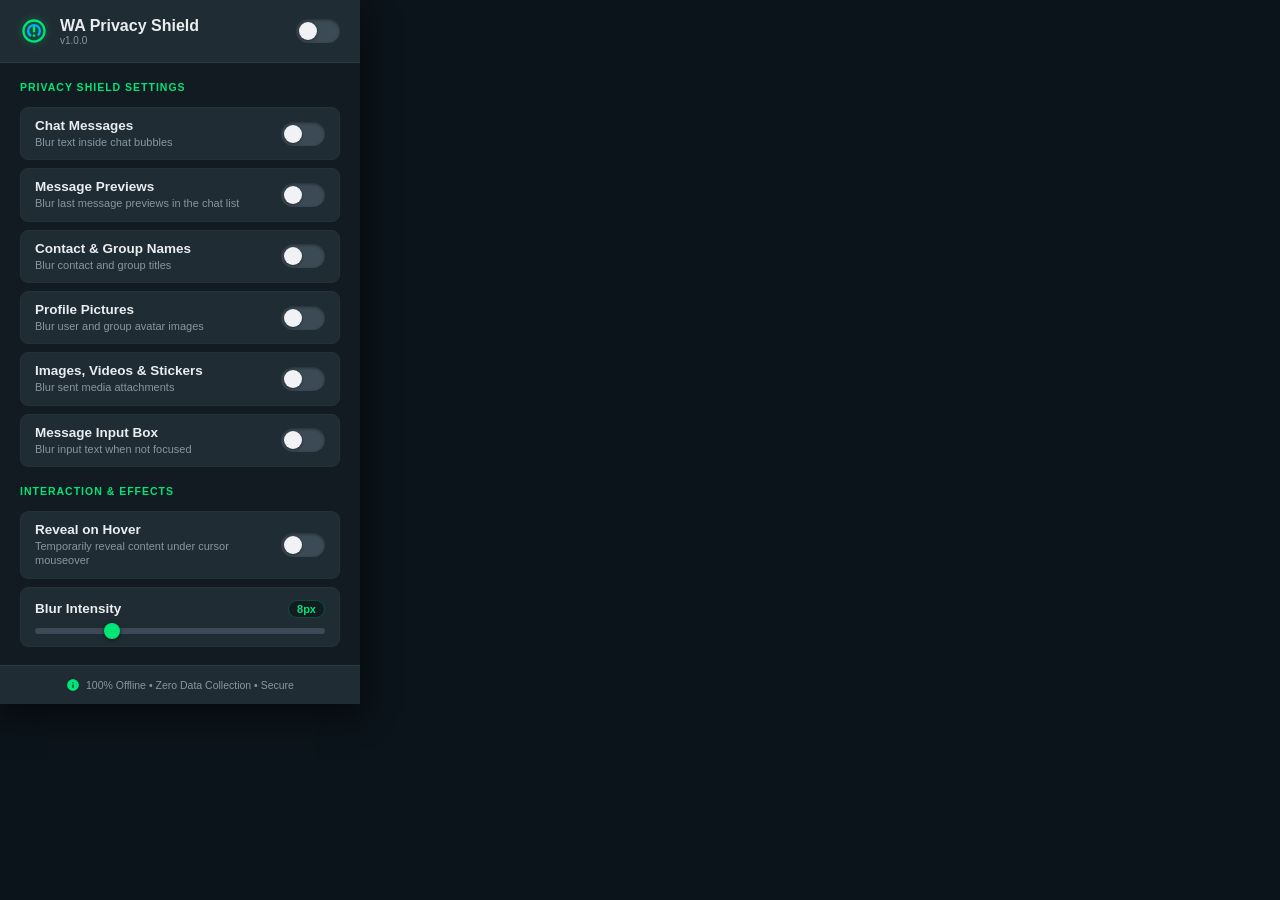
<file: popup.html>
<!DOCTYPE html>
<html lang="en">
<head>
  <meta charset="UTF-8">
  <meta name="viewport" content="width=device-width, initial-scale=1.0">
  <title>WA Privacy Shield</title>
  <link rel="stylesheet" href="popup.css">
</head>
<body>
  <div class="card">
    <!-- Header -->
    <header class="header">
      <div class="brand">
        <svg class="logo-svg" viewBox="0 0 24 24" width="28" height="28">
          <path d="M12 2C6.48 2 2 6.48 2 12c0 5.52 4.48 10 10 10s10-4.48 10-10c0-5.52-4.48-10-10-10zm0 18c-4.41 0-8-3.59-8-8s3.59-8 8-8 8 3.59 8 8-3.59 8-8 8zm-1-13h2v6h-2zm0 8h2v2h-2z" fill="#00e676"/>
          <path d="M12 6a6 6 0 0 0-6 6c0 2.22 1.21 4.15 3 5.19l1-1.74A3.99 3.99 0 0 1 8 12c0-2.21 1.79-4 4-4s4 1.79 4 4c0 1.25-.57 2.37-1.46 3.12l1.37 1.46A5.992 5.992 0 0 0 18 12a6 6 0 0 0-6-6z" fill="#00b0ff"/>
        </svg>
        <div class="brand-text">
          <h1>WA Privacy Shield</h1>
          <span class="version">v1.0.0</span>
        </div>
      </div>
      
      <!-- Master Switch -->
      <label class="switch master-switch" title="Toggle Privacy Shield On/Off">
        <input type="checkbox" id="isActive">
        <span class="slider round"></span>
      </label>
    </header>

    <!-- Main Content -->
    <main class="content">
      <!-- Group: Blur Settings -->
      <section class="section">
        <h2 class="section-title">Privacy Shield Settings</h2>
        
        <div class="settings-grid">
          <!-- Toggle: Messages -->
          <div class="setting-row">
            <div class="setting-info">
              <span class="setting-label">Chat Messages</span>
              <span class="setting-desc">Blur text inside chat bubbles</span>
            </div>
            <label class="switch">
              <input type="checkbox" id="blurMessages">
              <span class="slider round"></span>
            </label>
          </div>

          <!-- Toggle: Last Preview -->
          <div class="setting-row">
            <div class="setting-info">
              <span class="setting-label">Message Previews</span>
              <span class="setting-desc">Blur last message previews in the chat list</span>
            </div>
            <label class="switch">
              <input type="checkbox" id="blurPreviews">
              <span class="slider round"></span>
            </label>
          </div>

          <!-- Toggle: Names -->
          <div class="setting-row">
            <div class="setting-info">
              <span class="setting-label">Contact &amp; Group Names</span>
              <span class="setting-desc">Blur contact and group titles</span>
            </div>
            <label class="switch">
              <input type="checkbox" id="blurNames">
              <span class="slider round"></span>
            </label>
          </div>

          <!-- Toggle: Profile Pictures -->
          <div class="setting-row">
            <div class="setting-info">
              <span class="setting-label">Profile Pictures</span>
              <span class="setting-desc">Blur user and group avatar images</span>
            </div>
            <label class="switch">
              <input type="checkbox" id="blurAvatars">
              <span class="slider round"></span>
            </label>
          </div>

          <!-- Toggle: Media -->
          <div class="setting-row">
            <div class="setting-info">
              <span class="setting-label">Images, Videos &amp; Stickers</span>
              <span class="setting-desc">Blur sent media attachments</span>
            </div>
            <label class="switch">
              <input type="checkbox" id="blurMedia">
              <span class="slider round"></span>
            </label>
          </div>

          <!-- Toggle: Message Input -->
          <div class="setting-row">
            <div class="setting-info">
              <span class="setting-label">Message Input Box</span>
              <span class="setting-desc">Blur input text when not focused</span>
            </div>
            <label class="switch">
              <input type="checkbox" id="blurInput">
              <span class="slider round"></span>
            </label>
          </div>
        </div>
      </section>

      <!-- Group: Interactive Settings -->
      <section class="section">
        <h2 class="section-title">Interaction &amp; Effects</h2>
        
        <div class="settings-grid">
          <!-- Toggle: Hover Reveal -->
          <div class="setting-row">
            <div class="setting-info">
              <span class="setting-label">Reveal on Hover</span>
              <span class="setting-desc">Temporarily reveal content under cursor mouseover</span>
            </div>
            <label class="switch">
              <input type="checkbox" id="revealHover">
              <span class="slider round"></span>
            </label>
          </div>

          <!-- Slider: Blur Intensity -->
          <div class="range-container">
            <div class="range-header">
              <span class="setting-label">Blur Intensity</span>
              <span id="radius-value" class="badge">8px</span>
            </div>
            <input type="range" id="blurRadius" min="4" max="20" step="1" value="8" class="custom-range">
          </div>
        </div>
      </section>
    </main>

    <!-- Footer -->
    <footer class="footer">
      <div class="security-note">
        <svg class="secure-icon" viewBox="0 0 24 24" width="14" height="14">
          <path d="M12 2C6.48 2 2 6.48 2 12s4.48 10 10 10 10-4.48 10-10S17.52 2 12 2zm1 15h-2v-6h2v6zm0-8h-2V7h2v2z" fill="#00e676"/>
        </svg>
        <span>100% Offline • Zero Data Collection • Secure</span>
      </div>
    </footer>
  </div>
  <script src="popup.js"></script>
</body>
</html>
</file>
<file: popup.css>
/* ==========================================================================
   WA Privacy Shield - Popup Stylesheet
   Premium dark theme matching WhatsApp Web's design language.
   No external frameworks. Uses native CSS, HSL colors, and custom switches.
   ========================================================================== */

/* Reset & Layout */
* {
  box-sizing: border-box;
  margin: 0;
  padding: 0;
}

body {
  font-family: -apple-system, BlinkMacSystemFont, "Segoe UI", Roboto, Helvetica, Arial, sans-serif;
  background-color: #0b141a; /* WA Web deep dark grey */
  color: #e9edef;
  width: 360px;
  font-size: 14px;
  overflow-x: hidden;
  user-select: none;
}

.card {
  background: #121b22; /* WA Web panel dark background */
  box-shadow: 0 10px 30px rgba(0, 0, 0, 0.6);
  border-radius: 0; /* Traditional extension popup borders */
  overflow: hidden;
  display: flex;
  flex-direction: column;
}

/* Header Section */
.header {
  display: flex;
  align-items: center;
  justify-content: space-between;
  padding: 16px 20px;
  background-color: #202c33; /* WA Web header dark grey */
  border-bottom: 1px solid #2f3b43;
}

.brand {
  display: flex;
  align-items: center;
  gap: 12px;
}

.logo-svg {
  filter: drop-shadow(0 0 4px rgba(0, 230, 118, 0.4));
}

.brand-text h1 {
  font-size: 16px;
  font-weight: 600;
  color: #e9edef;
  line-height: 1.2;
}

.brand-text .version {
  font-size: 10px;
  color: #8696a0;
  display: block;
}

/* Content Area */
.content {
  padding: 18px 20px;
  display: flex;
  flex-direction: column;
  gap: 18px;
  transition: opacity 0.25s ease;
}

.section {
  display: flex;
  flex-direction: column;
  gap: 10px;
}

.section-title {
  font-size: 10.5px;
  text-transform: uppercase;
  letter-spacing: 1px;
  color: #00e676; /* Emerald highlight */
  font-weight: 700;
  margin-bottom: 4px;
}

.settings-grid {
  display: flex;
  flex-direction: column;
  gap: 8px;
}

/* Settings Row */
.setting-row {
  display: flex;
  align-items: center;
  justify-content: space-between;
  padding: 10px 14px;
  background: #202c33; /* Rounded item card */
  border-radius: 8px;
  border: 1px solid #233138;
  transition: background-color 0.2s ease, border-color 0.2s ease, transform 0.2s ease;
}

.setting-row:hover {
  background: #2a3942;
  border-color: rgba(0, 230, 118, 0.2);
}

.setting-info {
  display: flex;
  flex-direction: column;
  gap: 2px;
  flex: 1;
  padding-right: 12px;
}

.setting-label {
  font-size: 13.5px;
  font-weight: 550;
  color: #e9edef;
}

.setting-desc {
  font-size: 11px;
  color: #8696a0;
  line-height: 1.3;
}

/* Switches (Toggle Elements) */
.switch {
  position: relative;
  display: inline-block;
  width: 44px;
  height: 24px;
  flex-shrink: 0;
}

.switch input {
  opacity: 0;
  width: 0;
  height: 0;
}

.slider {
  position: absolute;
  cursor: pointer;
  top: 0;
  left: 0;
  right: 0;
  bottom: 0;
  background-color: #3b4a54;
  transition: 0.25s cubic-bezier(0.4, 0, 0.2, 1);
  box-shadow: inset 0 1px 3px rgba(0, 0, 0, 0.4);
}

.slider:before {
  position: absolute;
  content: "";
  height: 18px;
  width: 18px;
  left: 3px;
  bottom: 3px;
  background-color: #f0f2f5;
  transition: 0.25s cubic-bezier(0.4, 0, 0.2, 1);
  box-shadow: 0 1px 3px rgba(0, 0, 0, 0.4);
}

input:checked + .slider {
  background-color: #00a884; /* Active WA green */
}

input:checked + .slider:before {
  transform: translateX(20px);
}

.slider.round {
  border-radius: 24px;
}

.slider.round:before {
  border-radius: 50%;
}

/* Master Switch (Vivid Emerald Green) */
.master-switch input:checked + .slider {
  background-color: #00e676;
  box-shadow: 0 0 10px rgba(0, 230, 118, 0.4);
}

/* Range Container (Blur Intensity) */
.range-container {
  display: flex;
  flex-direction: column;
  gap: 10px;
  padding: 12px 14px;
  background: #202c33;
  border-radius: 8px;
  border: 1px solid #233138;
}

.range-header {
  display: flex;
  justify-content: space-between;
  align-items: center;
}

.badge {
  background-color: #121b22;
  color: #00e676;
  font-size: 11px;
  font-weight: 600;
  padding: 2px 8px;
  border-radius: 12px;
  border: 1px solid rgba(0, 230, 118, 0.25);
}

.custom-range {
  -webkit-appearance: none;
  width: 100%;
  height: 6px;
  border-radius: 3px;
  background: #3b4a54;
  outline: none;
}

.custom-range::-webkit-slider-thumb {
  -webkit-appearance: none;
  appearance: none;
  width: 16px;
  height: 16px;
  border-radius: 50%;
  background: #00e676;
  cursor: pointer;
  box-shadow: 0 1px 4px rgba(0, 0, 0, 0.5);
  transition: transform 0.1s ease;
}

.custom-range::-webkit-slider-thumb:hover {
  transform: scale(1.25);
}

.custom-range::-moz-range-thumb {
  width: 16px;
  height: 16px;
  border-radius: 50%;
  background: #00e676;
  cursor: pointer;
  box-shadow: 0 1px 4px rgba(0, 0, 0, 0.5);
  border: none;
  transition: transform 0.1s ease;
}

.custom-range::-moz-range-thumb:hover {
  transform: scale(1.25);
}

/* Footer Section */
.footer {
  background-color: #202c33;
  padding: 12px 20px;
  display: flex;
  justify-content: center;
  align-items: center;
  border-top: 1px solid #2f3b43;
}

.security-note {
  display: flex;
  align-items: center;
  gap: 6px;
  color: #8696a0;
  font-size: 10.5px;
}

.secure-icon {
  animation: pulse 2.5s infinite ease-in-out;
}

@keyframes pulse {
  0% { opacity: 0.6; }
  50% { opacity: 1; }
  100% { opacity: 0.6; }
}

/* Deactivated State */
.card.disabled .content {
  opacity: 0.45;
}

.card.disabled .content .switch input,
.card.disabled .content input[type="range"] {
  pointer-events: none; /* Disable interaction with sub-settings */
}
</file>
